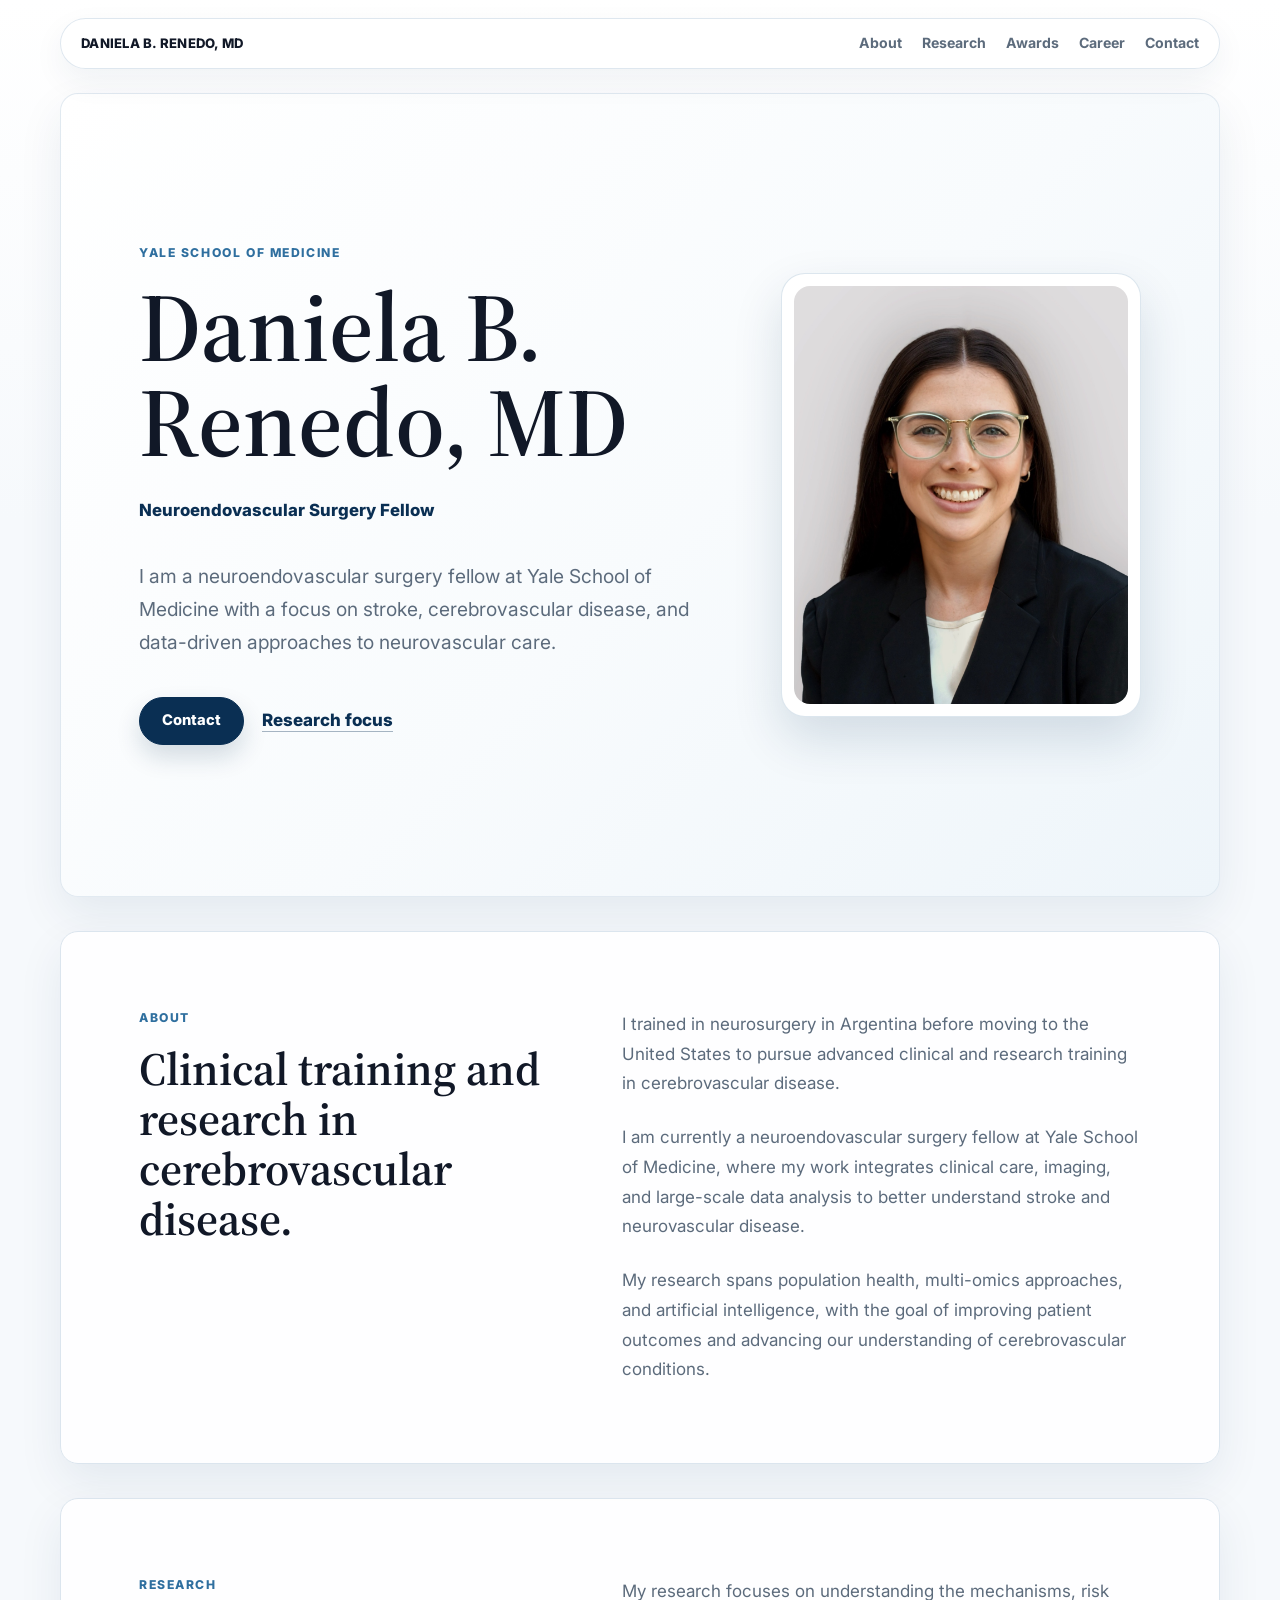
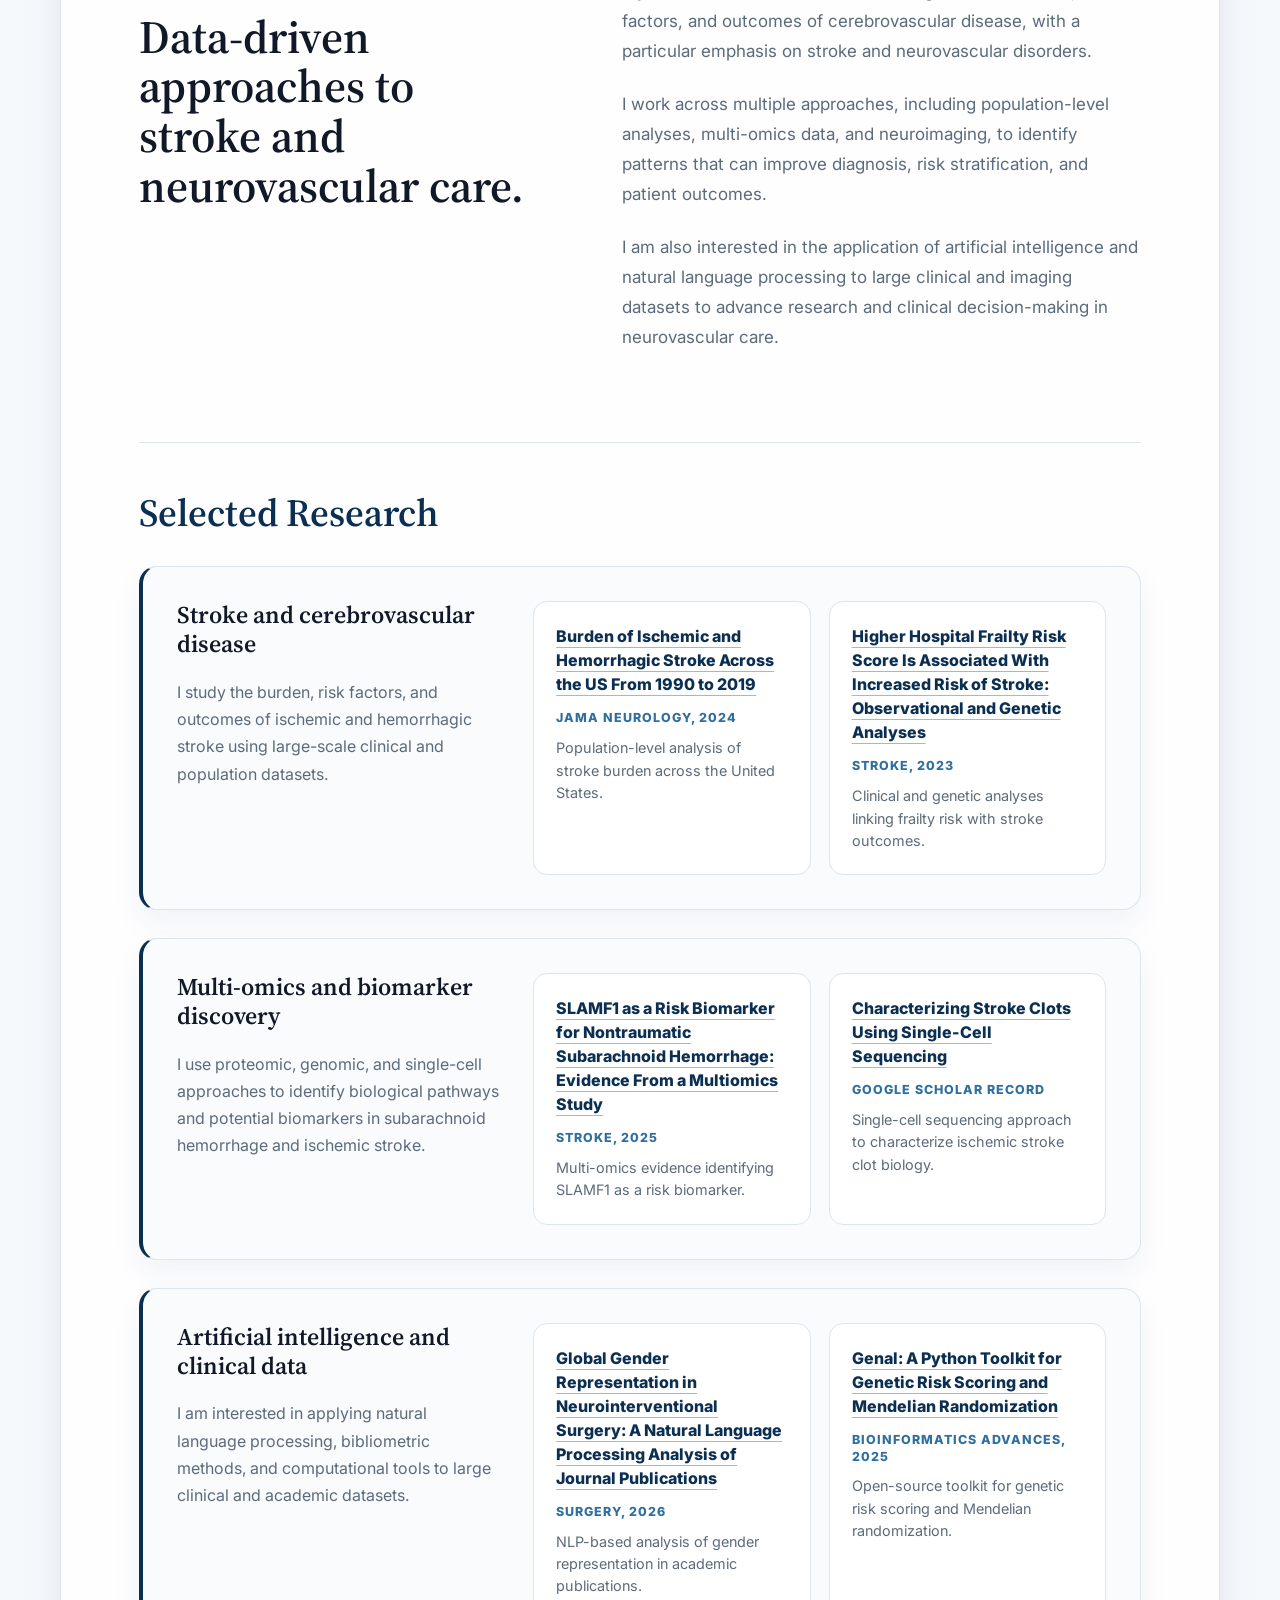
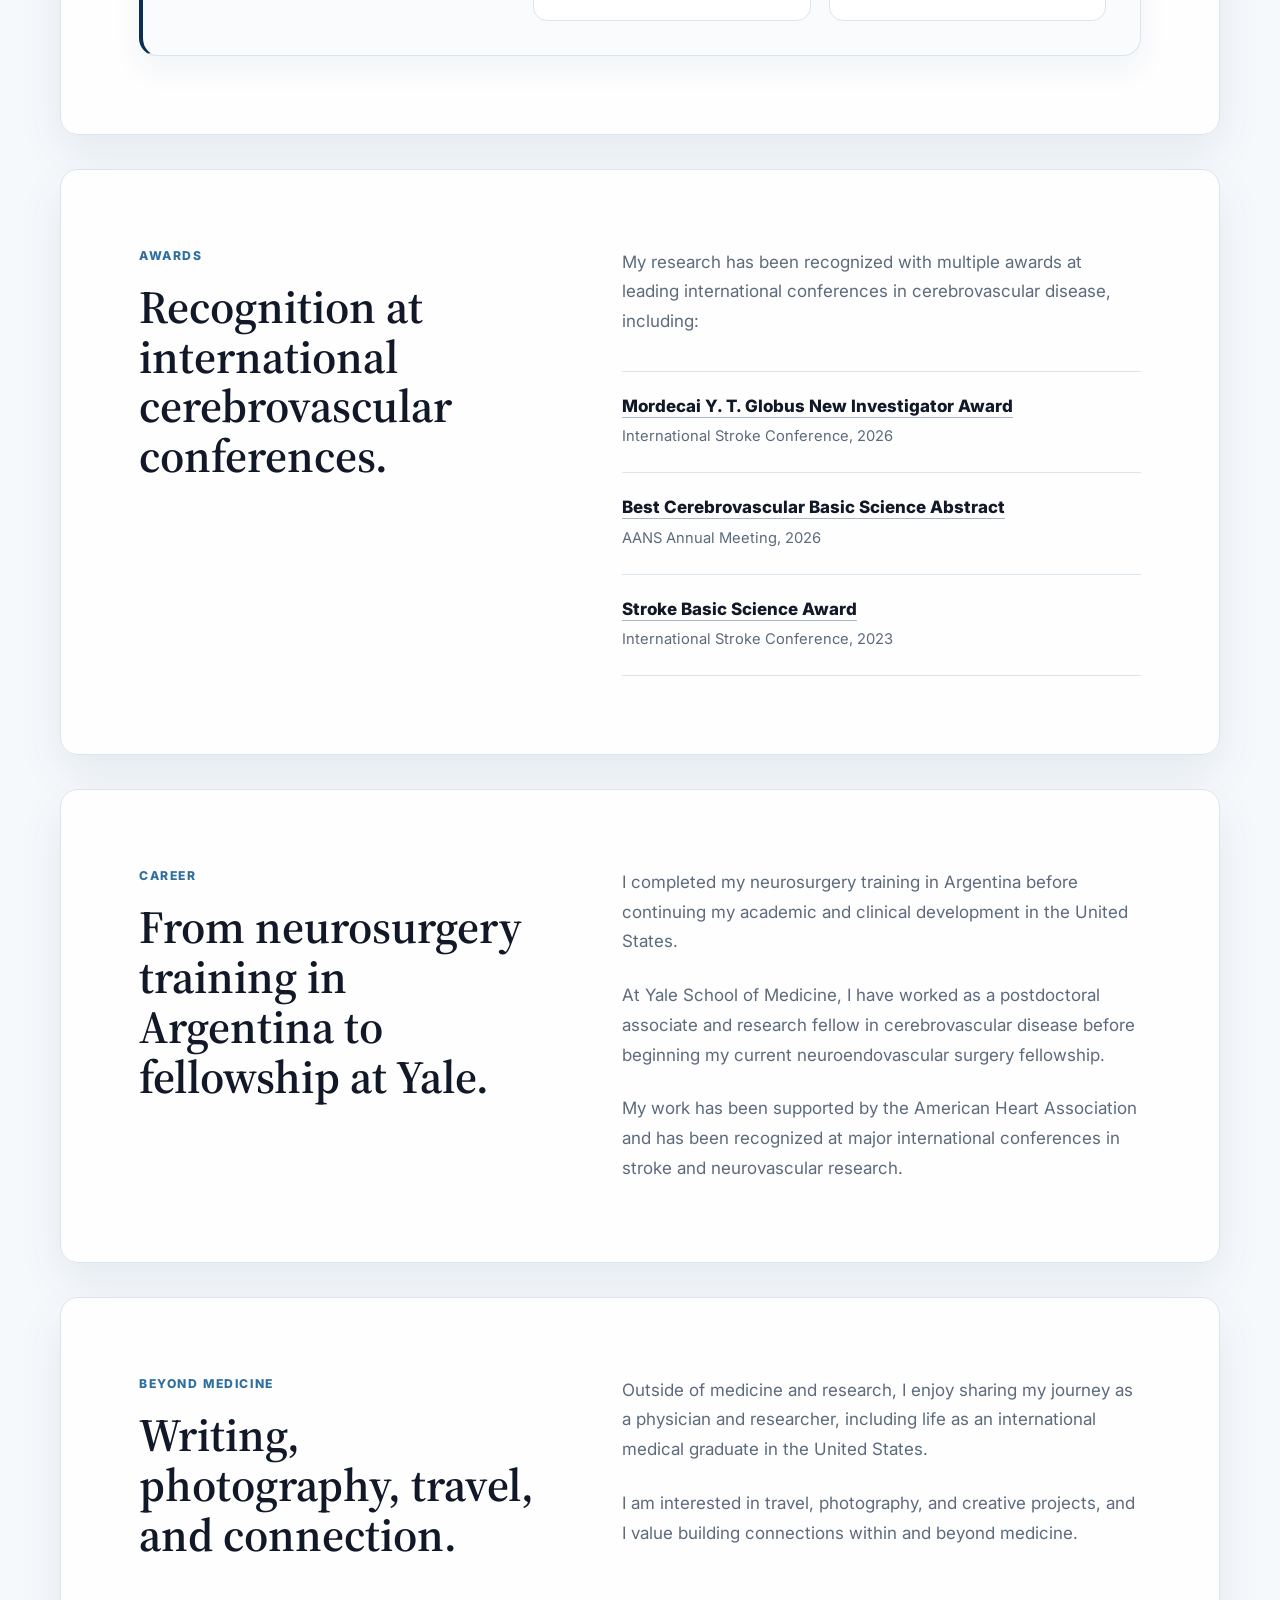
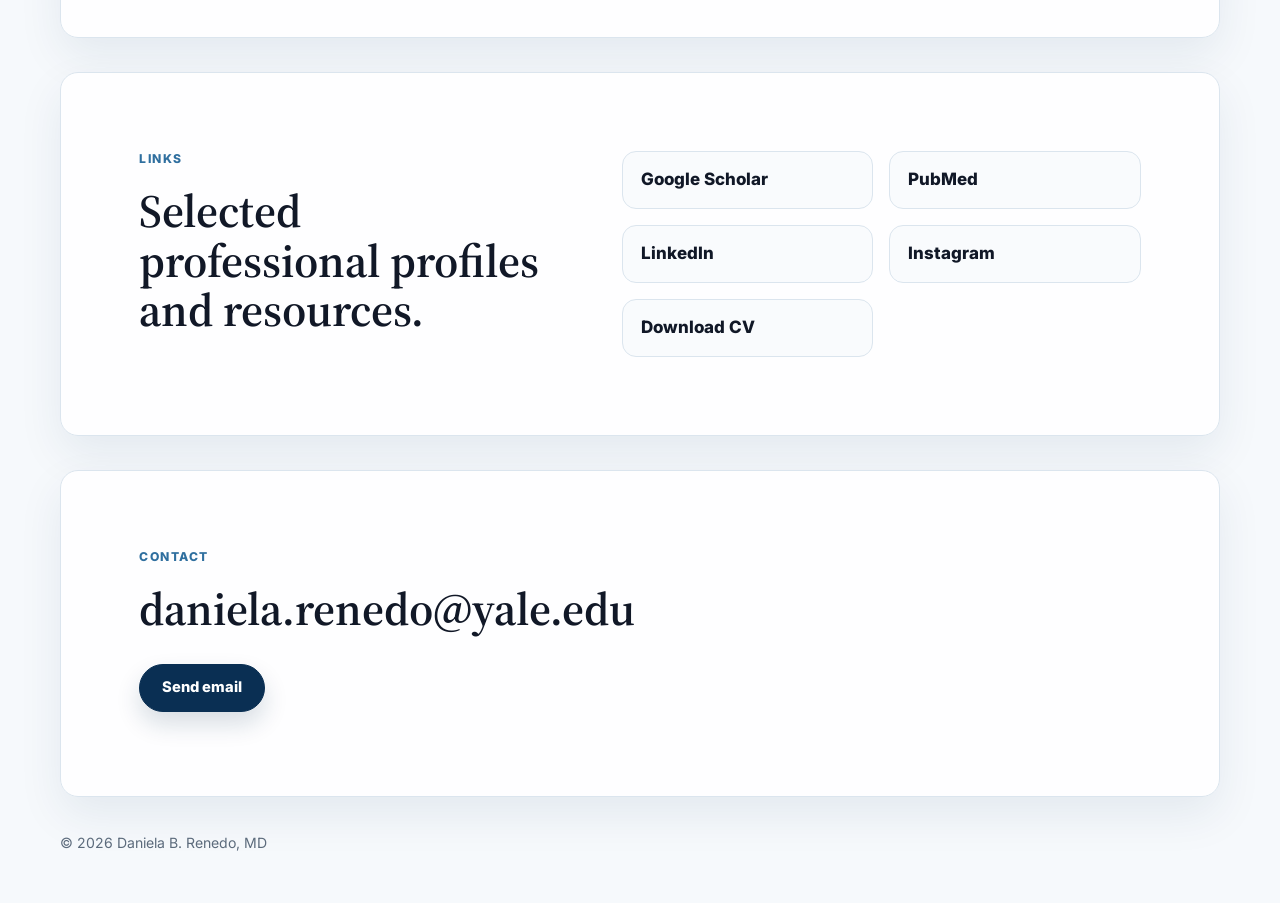
<file: index.html>
<!doctype html>
<html lang="en">
  <head>
    <meta charset="utf-8">
    <meta name="viewport" content="width=device-width, initial-scale=1">
    <meta
      name="description"
      content="Daniela B. Renedo, MD — Neuroendovascular Surgery Fellow at Yale School of Medicine. Stroke, cerebrovascular disease, and data-driven neurovascular research."
    >
    <title>Daniela B. Renedo, MD | Neuroendovascular Surgery Fellow</title>
    <link rel="preconnect" href="https://fonts.googleapis.com">
    <link rel="preconnect" href="https://fonts.gstatic.com" crossorigin>
    <link
      href="https://fonts.googleapis.com/css2?family=Inter:wght@400;500;600;700&family=Source+Serif+4:opsz,wght@8..60,500;8..60,600&display=swap"
      rel="stylesheet"
    >
    <link rel="stylesheet" href="styles.css">
    <script type="application/ld+json">
      {
        "@context": "https://schema.org",
        "@type": "Person",
        "name": "Daniela B. Renedo",
        "jobTitle": "Neuroendovascular Surgery Fellow",
        "affiliation": "Yale School of Medicine",
        "url": "https://danielarenedo.com"
      }
    </script>
  </head>
  <body>
    <header class="site-header">
      <a class="brand" href="#home">Daniela B. Renedo, MD</a>
      <nav class="nav" aria-label="Primary navigation">
        <a href="#about">About</a>
        <a href="#research">Research</a>
        <a href="#awards">Awards</a>
        <a href="#career">Career</a>
        <a href="#contact">Contact</a>
      </nav>
    </header>

    <main>
      <section id="home" class="hero section">
        <div class="hero-copy">
          <p class="eyebrow">Yale School of Medicine</p>
          <h1>Daniela B. Renedo, MD</h1>
          <p class="role">Neuroendovascular Surgery Fellow</p>
          <p class="intro">
            I am a neuroendovascular surgery fellow at Yale School of Medicine with a focus on stroke,
            cerebrovascular disease, and data-driven approaches to neurovascular care.
          </p>
          <div class="hero-actions" aria-label="Key links">
            <a class="button" href="mailto:daniela.renedo@yale.edu">Contact</a>
            <a class="text-link" href="#research">Research focus</a>
          </div>
        </div>
        <figure class="portrait-wrap">
          <img
            src="profile.jpg"
            alt="Professional portrait of Daniela B. Renedo"
            class="portrait"
          >
        </figure>
      </section>

      <section id="about" class="section two-column">
        <div>
          <p class="section-kicker">About</p>
          <h2>Clinical training and research in cerebrovascular disease.</h2>
        </div>
        <div class="prose">
          <p>
            I trained in neurosurgery in Argentina before moving to the United States to pursue
            advanced clinical and research training in cerebrovascular disease.
          </p>
          <p>
            I am currently a neuroendovascular surgery fellow at Yale School of Medicine, where my
            work integrates clinical care, imaging, and large-scale data analysis to better understand
            stroke and neurovascular disease.
          </p>
          <p>
            My research spans population health, multi-omics approaches, and artificial intelligence,
            with the goal of improving patient outcomes and advancing our understanding of
            cerebrovascular conditions.
          </p>
        </div>
      </section>

      <section id="research" class="section two-column">
        <div>
          <p class="section-kicker">Research</p>
          <h2>Data-driven approaches to stroke and neurovascular care.</h2>
        </div>
        <div class="prose">
          <p>
            My research focuses on understanding the mechanisms, risk factors, and outcomes of
            cerebrovascular disease, with a particular emphasis on stroke and neurovascular disorders.
          </p>
          <p>
            I work across multiple approaches, including population-level analyses, multi-omics data,
            and neuroimaging, to identify patterns that can improve diagnosis, risk stratification,
            and patient outcomes.
          </p>
          <p>
            I am also interested in the application of artificial intelligence and natural language
            processing to large clinical and imaging datasets to advance research and clinical
            decision-making in neurovascular care.
          </p>
        </div>
        <div class="selected-research">
          <h3>Selected Research</h3>
          <div class="research-themes">
            <article class="research-card">
              <div class="research-card-header">
                <h4>Stroke and cerebrovascular disease</h4>
                <p>
                  I study the burden, risk factors, and outcomes of ischemic and hemorrhagic stroke
                  using large-scale clinical and population datasets.
                </p>
              </div>
              <div class="publication-grid">
                <article class="publication-card">
                  <a href="https://jamanetwork.com/journals/jamaneurology/fullarticle/2815830">
                    Burden of Ischemic and Hemorrhagic Stroke Across the US From 1990 to 2019
                  </a>
                  <p class="publication-meta">JAMA Neurology, 2024</p>
                  <p class="publication-note">Population-level analysis of stroke burden across the United States.</p>
                </article>
                <article class="publication-card">
                  <a href="https://www.ahajournals.org/doi/full/10.1161/STROKEAHA.122.041891">
                    Higher Hospital Frailty Risk Score Is Associated With Increased Risk of Stroke:
                    Observational and Genetic Analyses
                  </a>
                  <p class="publication-meta">Stroke, 2023</p>
                  <p class="publication-note">Clinical and genetic analyses linking frailty risk with stroke outcomes.</p>
                </article>
              </div>
            </article>

            <article class="research-card">
              <div class="research-card-header">
                <h4>Multi-omics and biomarker discovery</h4>
                <p>
                  I use proteomic, genomic, and single-cell approaches to identify biological pathways
                  and potential biomarkers in subarachnoid hemorrhage and ischemic stroke.
                </p>
              </div>
              <div class="publication-grid">
                <article class="publication-card">
                  <a href="https://www.ahajournals.org/doi/10.1161/STROKEAHA.125.052604">
                    SLAMF1 as a Risk Biomarker for Nontraumatic Subarachnoid Hemorrhage: Evidence
                    From a Multiomics Study
                  </a>
                  <p class="publication-meta">Stroke, 2025</p>
                  <p class="publication-note">Multi-omics evidence identifying SLAMF1 as a risk biomarker.</p>
                </article>
                <article class="publication-card">
                  <a href="https://scholar.google.com/citations?view_op=view_citation&hl=es&user=30HICWsAAAAJ&sortby=pubdate&citation_for_view=30HICWsAAAAJ:zA6iFVUQeVQC">
                    Characterizing Stroke Clots Using Single-Cell Sequencing
                  </a>
                  <p class="publication-meta">Google Scholar record</p>
                  <p class="publication-note">Single-cell sequencing approach to characterize ischemic stroke clot biology.</p>
                </article>
              </div>
            </article>

            <article class="research-card">
              <div class="research-card-header">
                <h4>Artificial intelligence and clinical data</h4>
                <p>
                  I am interested in applying natural language processing, bibliometric methods, and
                  computational tools to large clinical and academic datasets.
                </p>
              </div>
              <div class="publication-grid">
                <article class="publication-card">
                  <a href="https://www.sciencedirect.com/science/article/pii/S0039606026000668">
                    Global Gender Representation in Neurointerventional Surgery: A Natural Language
                    Processing Analysis of Journal Publications
                  </a>
                  <p class="publication-meta">Surgery, 2026</p>
                  <p class="publication-note">NLP-based analysis of gender representation in academic publications.</p>
                </article>
                <article class="publication-card">
                  <a href="https://academic.oup.com/bioinformaticsadvances/article/5/1/vbae207/7932119?guestAccessKey=">
                    Genal: A Python Toolkit for Genetic Risk Scoring and Mendelian Randomization
                  </a>
                  <p class="publication-meta">Bioinformatics Advances, 2025</p>
                  <p class="publication-note">Open-source toolkit for genetic risk scoring and Mendelian randomization.</p>
                </article>
              </div>
            </article>
          </div>
        </div>
      </section>

      <section id="awards" class="section two-column">
        <div>
          <p class="section-kicker">Awards</p>
          <h2>Recognition at international cerebrovascular conferences.</h2>
        </div>
        <div class="prose">
          <p>
            My research has been recognized with multiple awards at leading international conferences
            in cerebrovascular disease, including:
          </p>
          <ul class="award-list">
            <li>
              <a href="https://newsroom.heart.org/news/top-recognition-awarded-to-11-stroke-researchers-for-science-brain-health-contributions">
                Mordecai Y. T. Globus New Investigator Award
              </a>
              <small>International Stroke Conference, 2026</small>
            </li>
            <li>
              <a href="https://www.instagram.com/p/DWl7Cl6lOON/">
                Best Cerebrovascular Basic Science Abstract
              </a>
              <small>AANS Annual Meeting, 2026</small>
            </li>
            <li>
              <a href="https://isc.hub.heart.org/isc-23/article/22697611/awardees-honored-at-isc23">
                Stroke Basic Science Award
              </a>
              <small>International Stroke Conference, 2023</small>
            </li>
          </ul>
        </div>
      </section>

      <section id="career" class="section two-column">
        <div>
          <p class="section-kicker">Career</p>
          <h2>From neurosurgery training in Argentina to fellowship at Yale.</h2>
        </div>
        <div class="prose">
          <p>
            I completed my neurosurgery training in Argentina before continuing my academic and
            clinical development in the United States.
          </p>
          <p>
            At Yale School of Medicine, I have worked as a postdoctoral associate and research fellow
            in cerebrovascular disease before beginning my current neuroendovascular surgery
            fellowship.
          </p>
          <p>
            My work has been supported by the American Heart Association and has been recognized at
            major international conferences in stroke and neurovascular research.
          </p>
        </div>
      </section>

      <section id="beyond-medicine" class="section two-column">
        <div>
          <p class="section-kicker">Beyond Medicine</p>
          <h2>Writing, photography, travel, and connection.</h2>
        </div>
        <div class="prose">
          <p>
            Outside of medicine and research, I enjoy sharing my journey as a physician and
            researcher, including life as an international medical graduate in the United States.
          </p>
          <p>
            I am interested in travel, photography, and creative projects, and I value building
            connections within and beyond medicine.
          </p>
        </div>
      </section>

      <section id="links" class="section two-column">
        <div>
          <p class="section-kicker">Links</p>
          <h2>Selected professional profiles and resources.</h2>
        </div>
        <div class="link-grid" aria-label="Professional links">
          <a href="https://scholar.google.com/citations?user=30HICWsAAAAJ&hl=es">Google Scholar</a>
          <a href="https://pubmed.ncbi.nlm.nih.gov/?term=daniela+renedo">PubMed</a>
          <a href="https://www.linkedin.com/in/daniela-renedo-10b565b8/?locale=en">LinkedIn</a>
          <a href="https://www.instagram.com/daniela.renedo.md/">Instagram</a>
          <a href="https://drive.google.com/file/d/19xkLLaeNyouWNWes8C21FY2hJ4Wbw3FZ/view?usp=drive_link">Download CV</a>
        </div>
      </section>

      <section id="contact" class="section contact-section">
        <p class="section-kicker">Contact</p>
        <h2>daniela.renedo@yale.edu</h2>
        <a class="button" href="mailto:daniela.renedo@yale.edu">Send email</a>
      </section>
    </main>

    <footer class="site-footer">
      <p>&copy; 2026 Daniela B. Renedo, MD</p>
    </footer>
  </body>
</html>
</file>
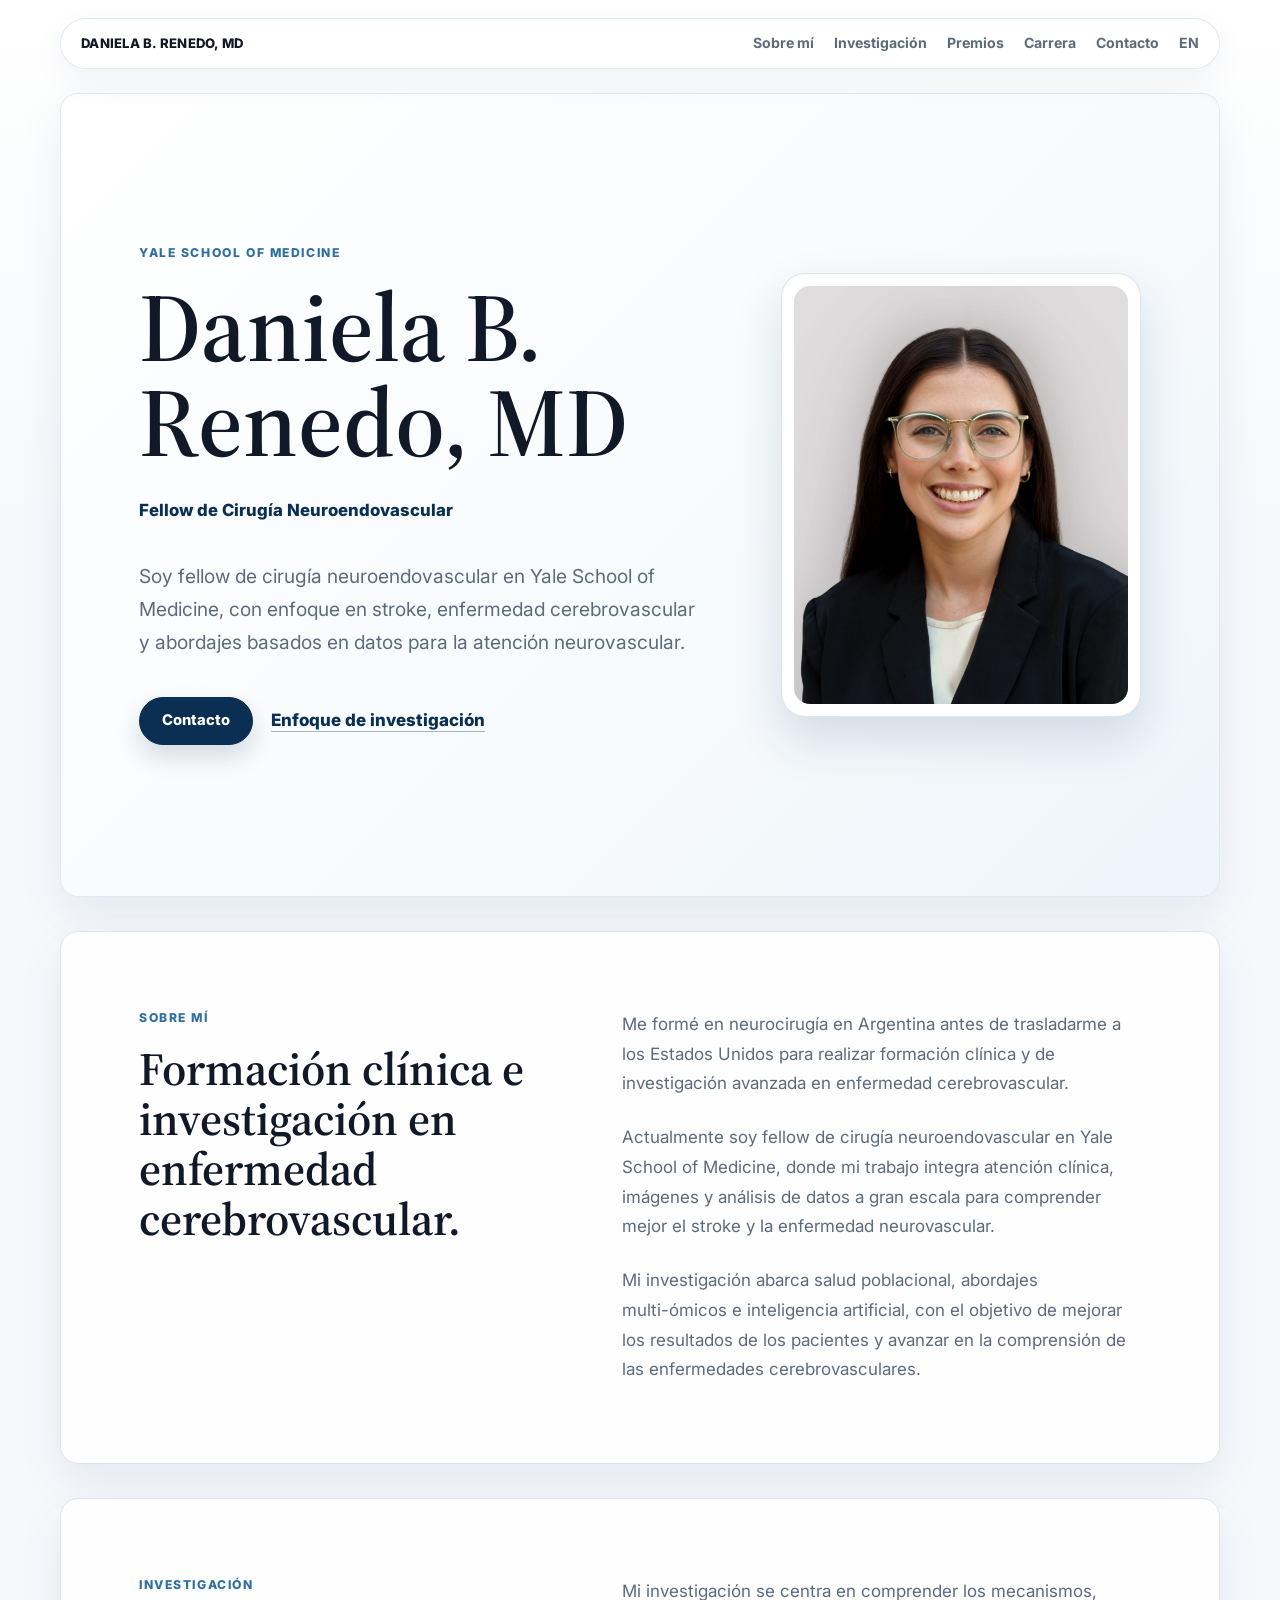
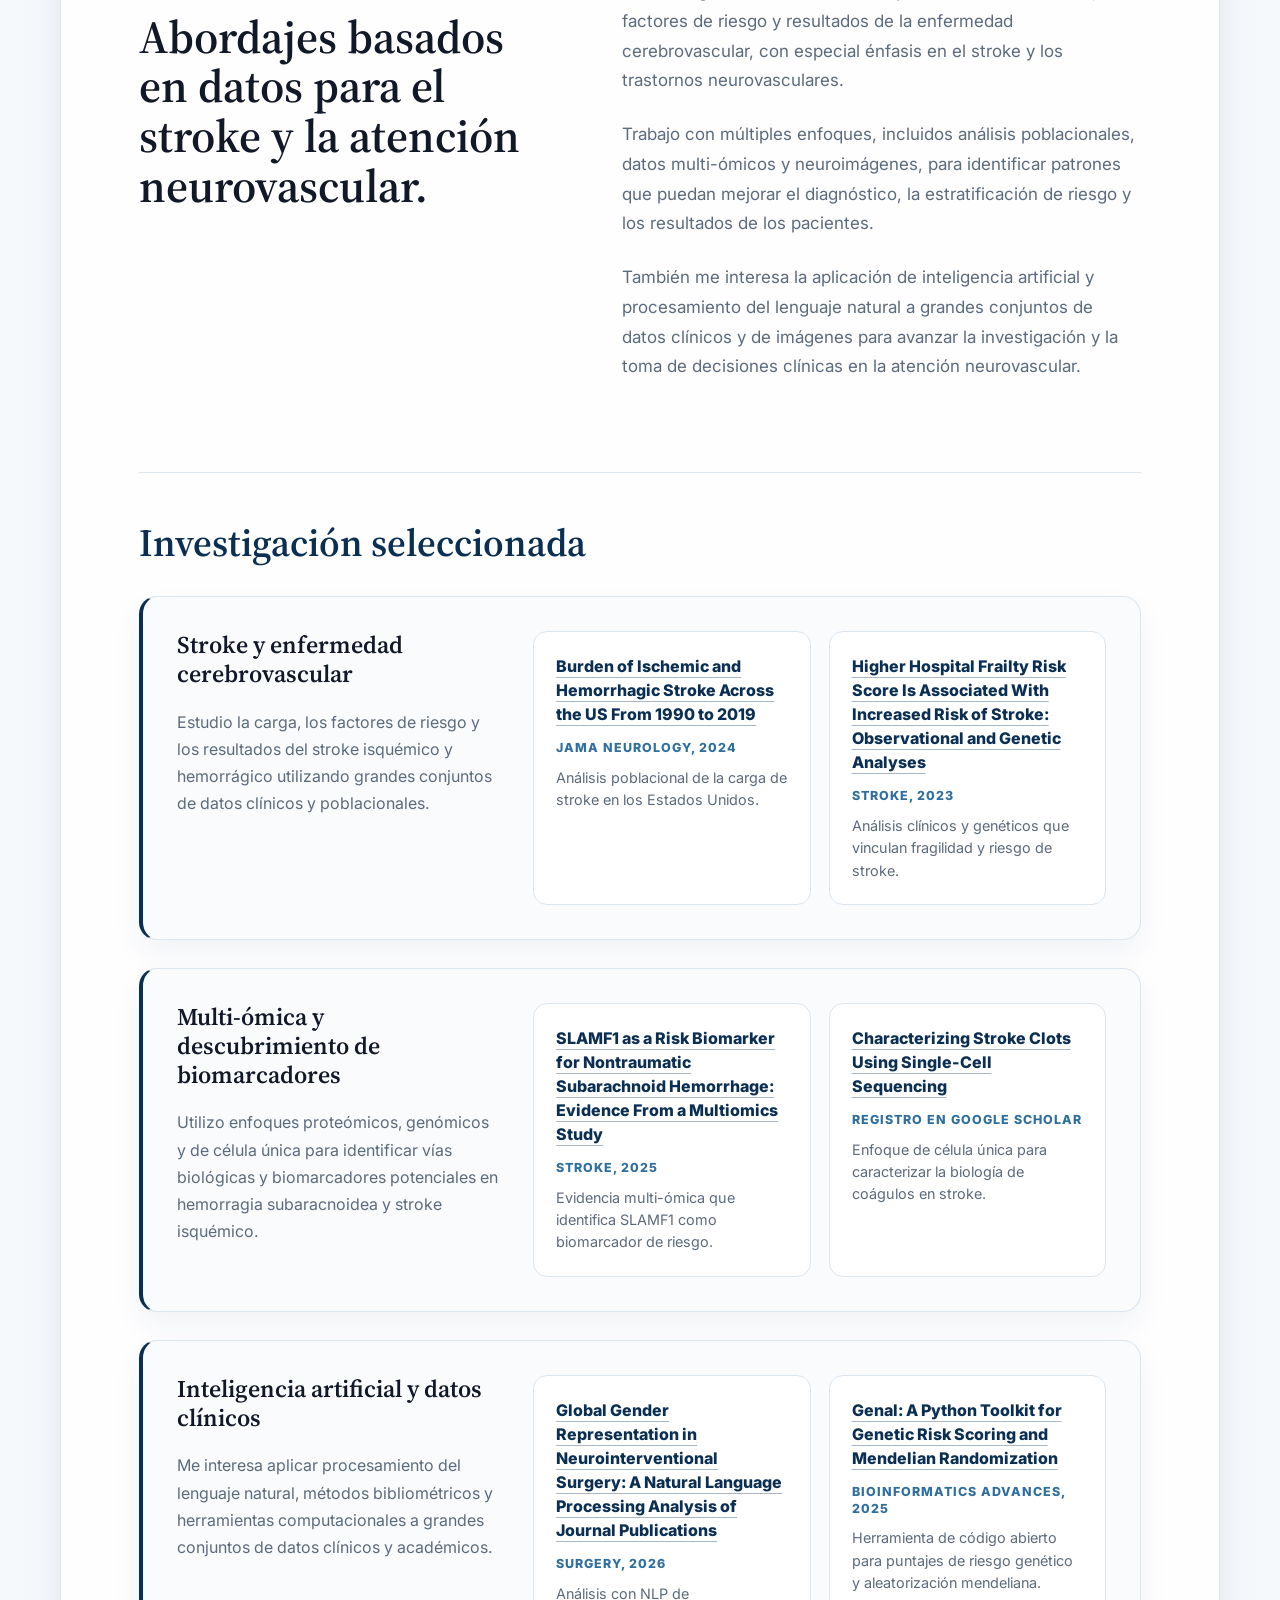
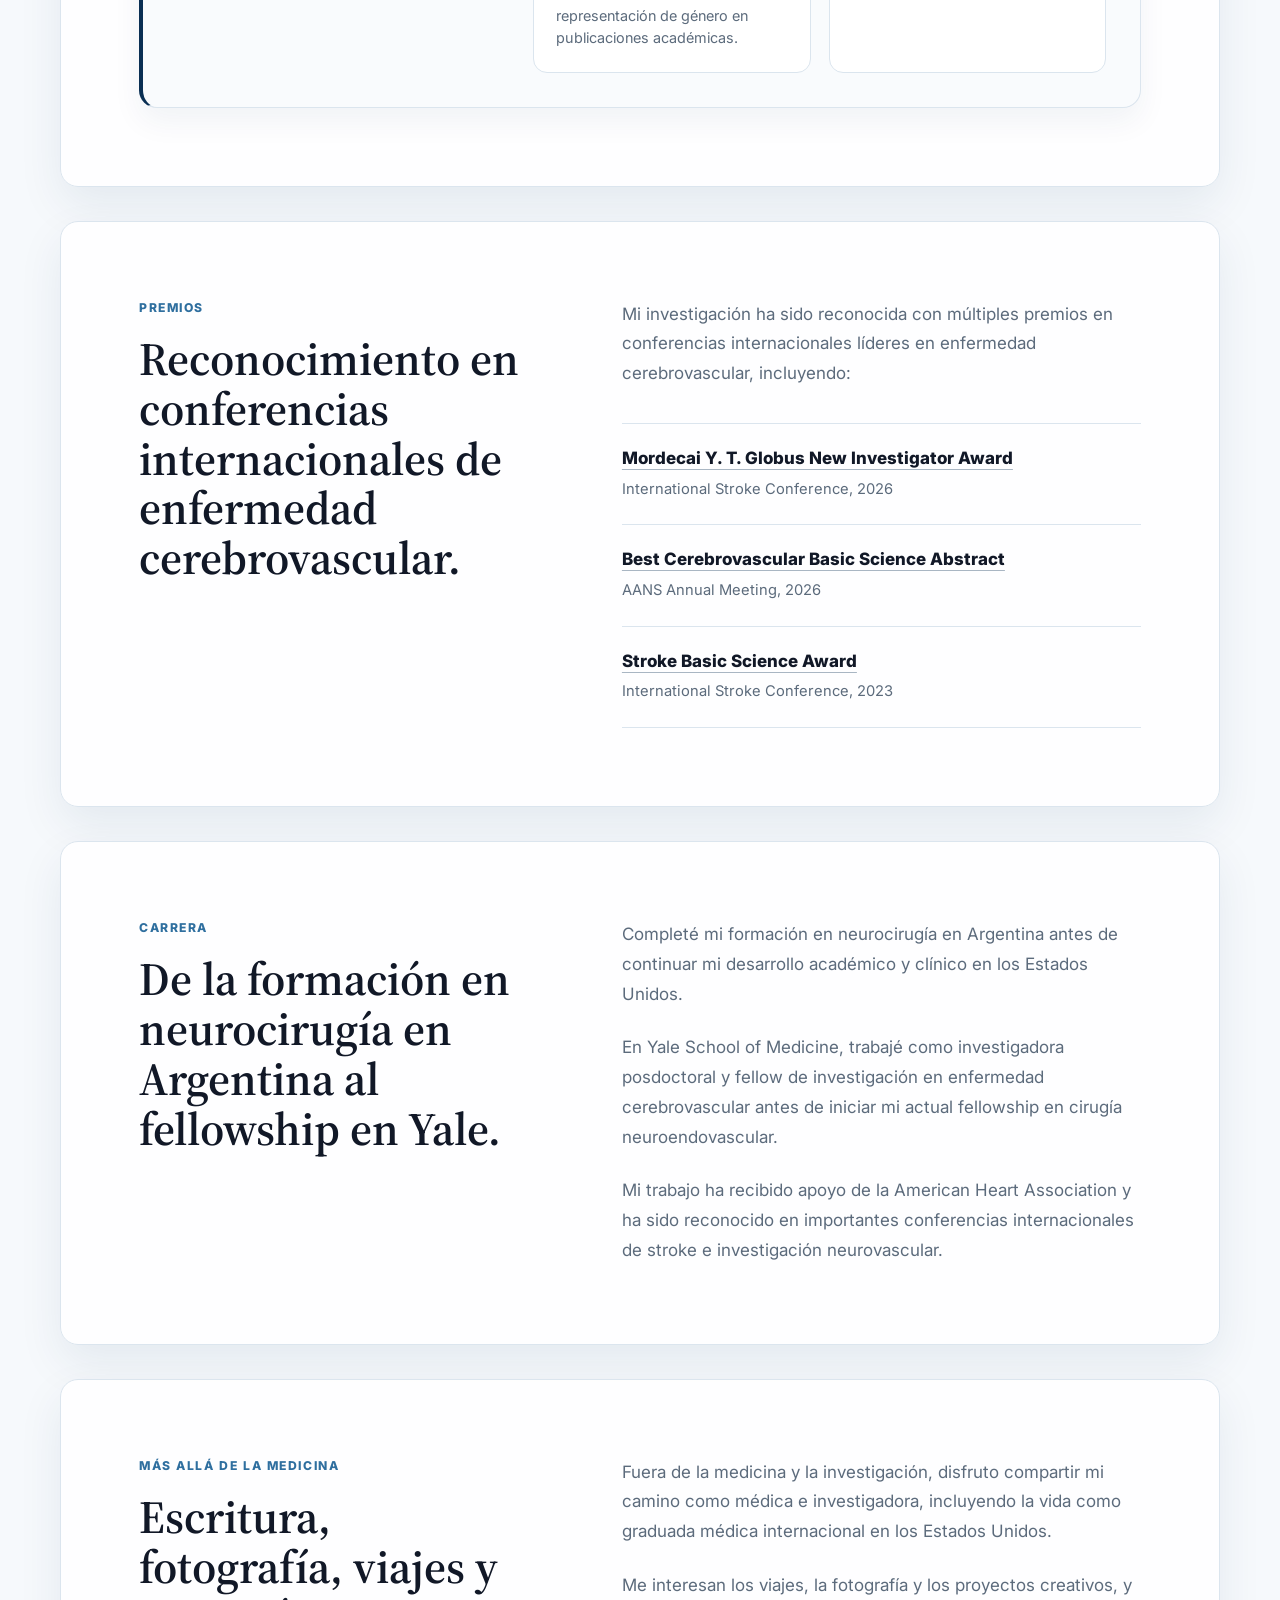
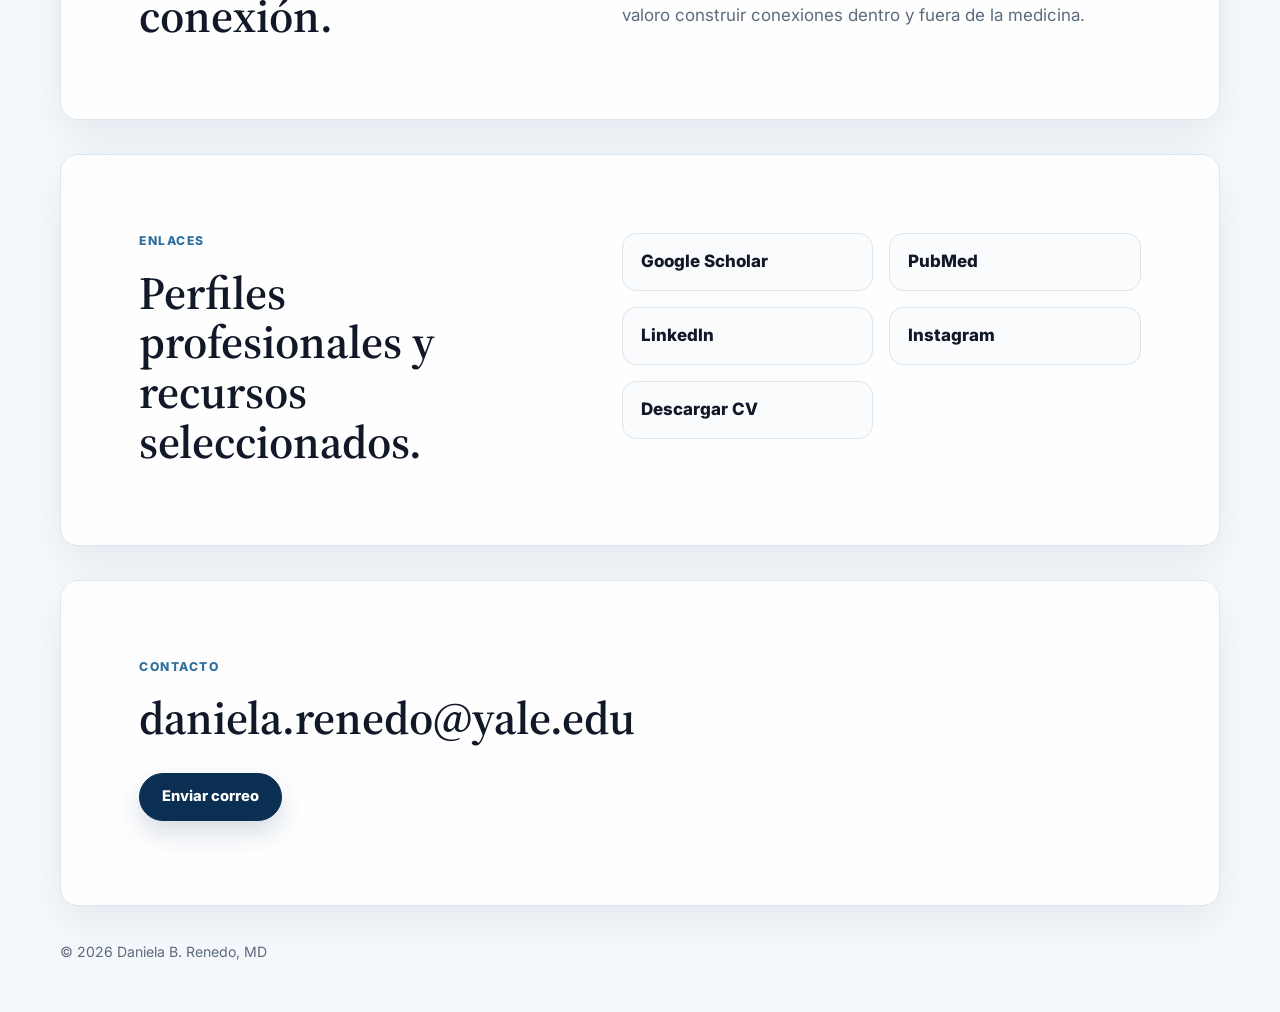
<file: es.html>
<!doctype html>
<html lang="es">
  <head>
    <meta charset="utf-8">
    <meta name="viewport" content="width=device-width, initial-scale=1">
    <meta
      name="description"
      content="Daniela B. Renedo, MD — Fellow de Cirugía Neuroendovascular en Yale School of Medicine. Investigación en stroke, enfermedad cerebrovascular y neurovascular basada en datos."
    >
    <title>Daniela B. Renedo, MD | Fellow de Cirugía Neuroendovascular</title>
    <link rel="preconnect" href="https://fonts.googleapis.com">
    <link rel="preconnect" href="https://fonts.gstatic.com" crossorigin>
    <link
      href="https://fonts.googleapis.com/css2?family=Inter:wght@400;500;600;700&family=Source+Serif+4:opsz,wght@8..60,500;8..60,600&display=swap"
      rel="stylesheet"
    >
    <link rel="stylesheet" href="styles.css">
    <script type="application/ld+json">
      {
        "@context": "https://schema.org",
        "@type": "Person",
        "name": "Daniela B. Renedo",
        "jobTitle": "Neuroendovascular Surgery Fellow",
        "affiliation": "Yale School of Medicine",
        "url": "https://danielarenedo.com"
      }
    </script>
  </head>
  <body>
    <header class="site-header">
      <a class="brand" href="#home">Daniela B. Renedo, MD</a>
      <nav class="nav" aria-label="Navegación principal">
        <a href="#about">Sobre mí</a>
        <a href="#research">Investigación</a>
        <a href="#awards">Premios</a>
        <a href="#career">Carrera</a>
        <a href="#contact">Contacto</a>
        <a href="index.html">EN</a>
      </nav>
    </header>

    <main>
      <section id="home" class="hero section">
        <div class="hero-copy">
          <p class="eyebrow">Yale School of Medicine</p>
          <h1>Daniela B. Renedo, MD</h1>
          <p class="role">Fellow de Cirugía Neuroendovascular</p>
          <p class="intro">
            Soy fellow de cirugía neuroendovascular en Yale School of Medicine, con enfoque en stroke,
            enfermedad cerebrovascular y abordajes basados en datos para la atención neurovascular.
          </p>
          <div class="hero-actions" aria-label="Enlaces principales">
            <a class="button" href="mailto:daniela.renedo@yale.edu">Contacto</a>
            <a class="text-link" href="#research">Enfoque de investigación</a>
          </div>
        </div>
        <figure class="portrait-wrap">
          <img
            src="profile.jpg"
            alt="Retrato profesional de Daniela B. Renedo"
            class="portrait"
          >
        </figure>
      </section>

      <section id="about" class="section two-column">
        <div>
          <p class="section-kicker">Sobre mí</p>
          <h2>Formación clínica e investigación en enfermedad cerebrovascular.</h2>
        </div>
        <div class="prose">
          <p>
            Me formé en neurocirugía en Argentina antes de trasladarme a los Estados Unidos para
            realizar formación clínica y de investigación avanzada en enfermedad cerebrovascular.
          </p>
          <p>
            Actualmente soy fellow de cirugía neuroendovascular en Yale School of Medicine, donde mi
            trabajo integra atención clínica, imágenes y análisis de datos a gran escala para
            comprender mejor el stroke y la enfermedad neurovascular.
          </p>
          <p>
            Mi investigación abarca salud poblacional, abordajes multi-ómicos e inteligencia
            artificial, con el objetivo de mejorar los resultados de los pacientes y avanzar en la
            comprensión de las enfermedades cerebrovasculares.
          </p>
        </div>
      </section>

      <section id="research" class="section two-column">
        <div>
          <p class="section-kicker">Investigación</p>
          <h2>Abordajes basados en datos para el stroke y la atención neurovascular.</h2>
        </div>
        <div class="prose">
          <p>
            Mi investigación se centra en comprender los mecanismos, factores de riesgo y resultados
            de la enfermedad cerebrovascular, con especial énfasis en el stroke y los trastornos
            neurovasculares.
          </p>
          <p>
            Trabajo con múltiples enfoques, incluidos análisis poblacionales, datos multi-ómicos y
            neuroimágenes, para identificar patrones que puedan mejorar el diagnóstico, la
            estratificación de riesgo y los resultados de los pacientes.
          </p>
          <p>
            También me interesa la aplicación de inteligencia artificial y procesamiento del lenguaje
            natural a grandes conjuntos de datos clínicos y de imágenes para avanzar la investigación
            y la toma de decisiones clínicas en la atención neurovascular.
          </p>
        </div>
        <div class="selected-research">
          <h3>Investigación seleccionada</h3>
          <div class="research-themes">
            <article class="research-card">
              <div class="research-card-header">
                <h4>Stroke y enfermedad cerebrovascular</h4>
                <p>
                  Estudio la carga, los factores de riesgo y los resultados del stroke isquémico y
                  hemorrágico utilizando grandes conjuntos de datos clínicos y poblacionales.
                </p>
              </div>
              <div class="publication-grid">
                <article class="publication-card">
                  <a href="https://jamanetwork.com/journals/jamaneurology/fullarticle/2815830">
                    Burden of Ischemic and Hemorrhagic Stroke Across the US From 1990 to 2019
                  </a>
                  <p class="publication-meta">JAMA Neurology, 2024</p>
                  <p class="publication-note">Análisis poblacional de la carga de stroke en los Estados Unidos.</p>
                </article>
                <article class="publication-card">
                  <a href="https://www.ahajournals.org/doi/full/10.1161/STROKEAHA.122.041891">
                    Higher Hospital Frailty Risk Score Is Associated With Increased Risk of Stroke:
                    Observational and Genetic Analyses
                  </a>
                  <p class="publication-meta">Stroke, 2023</p>
                  <p class="publication-note">Análisis clínicos y genéticos que vinculan fragilidad y riesgo de stroke.</p>
                </article>
              </div>
            </article>

            <article class="research-card">
              <div class="research-card-header">
                <h4>Multi-ómica y descubrimiento de biomarcadores</h4>
                <p>
                  Utilizo enfoques proteómicos, genómicos y de célula única para identificar vías
                  biológicas y biomarcadores potenciales en hemorragia subaracnoidea y stroke
                  isquémico.
                </p>
              </div>
              <div class="publication-grid">
                <article class="publication-card">
                  <a href="https://www.ahajournals.org/doi/10.1161/STROKEAHA.125.052604">
                    SLAMF1 as a Risk Biomarker for Nontraumatic Subarachnoid Hemorrhage: Evidence
                    From a Multiomics Study
                  </a>
                  <p class="publication-meta">Stroke, 2025</p>
                  <p class="publication-note">Evidencia multi-ómica que identifica SLAMF1 como biomarcador de riesgo.</p>
                </article>
                <article class="publication-card">
                  <a href="https://scholar.google.com/citations?view_op=view_citation&hl=es&user=30HICWsAAAAJ&sortby=pubdate&citation_for_view=30HICWsAAAAJ:zA6iFVUQeVQC">
                    Characterizing Stroke Clots Using Single-Cell Sequencing
                  </a>
                  <p class="publication-meta">Registro en Google Scholar</p>
                  <p class="publication-note">Enfoque de célula única para caracterizar la biología de coágulos en stroke.</p>
                </article>
              </div>
            </article>

            <article class="research-card">
              <div class="research-card-header">
                <h4>Inteligencia artificial y datos clínicos</h4>
                <p>
                  Me interesa aplicar procesamiento del lenguaje natural, métodos bibliométricos y
                  herramientas computacionales a grandes conjuntos de datos clínicos y académicos.
                </p>
              </div>
              <div class="publication-grid">
                <article class="publication-card">
                  <a href="https://www.sciencedirect.com/science/article/pii/S0039606026000668">
                    Global Gender Representation in Neurointerventional Surgery: A Natural Language
                    Processing Analysis of Journal Publications
                  </a>
                  <p class="publication-meta">Surgery, 2026</p>
                  <p class="publication-note">Análisis con NLP de representación de género en publicaciones académicas.</p>
                </article>
                <article class="publication-card">
                  <a href="https://academic.oup.com/bioinformaticsadvances/article/5/1/vbae207/7932119?guestAccessKey=">
                    Genal: A Python Toolkit for Genetic Risk Scoring and Mendelian Randomization
                  </a>
                  <p class="publication-meta">Bioinformatics Advances, 2025</p>
                  <p class="publication-note">Herramienta de código abierto para puntajes de riesgo genético y aleatorización mendeliana.</p>
                </article>
              </div>
            </article>
          </div>
        </div>
      </section>

      <section id="awards" class="section two-column">
        <div>
          <p class="section-kicker">Premios</p>
          <h2>Reconocimiento en conferencias internacionales de enfermedad cerebrovascular.</h2>
        </div>
        <div class="prose">
          <p>
            Mi investigación ha sido reconocida con múltiples premios en conferencias internacionales
            líderes en enfermedad cerebrovascular, incluyendo:
          </p>
          <ul class="award-list">
            <li>
              <a href="https://newsroom.heart.org/news/top-recognition-awarded-to-11-stroke-researchers-for-science-brain-health-contributions">
                Mordecai Y. T. Globus New Investigator Award
              </a>
              <small>International Stroke Conference, 2026</small>
            </li>
            <li>
              <a href="https://www.instagram.com/p/DWl7Cl6lOON/">
                Best Cerebrovascular Basic Science Abstract
              </a>
              <small>AANS Annual Meeting, 2026</small>
            </li>
            <li>
              <a href="https://isc.hub.heart.org/isc-23/article/22697611/awardees-honored-at-isc23">
                Stroke Basic Science Award
              </a>
              <small>International Stroke Conference, 2023</small>
            </li>
          </ul>
        </div>
      </section>

      <section id="career" class="section two-column">
        <div>
          <p class="section-kicker">Carrera</p>
          <h2>De la formación en neurocirugía en Argentina al fellowship en Yale.</h2>
        </div>
        <div class="prose">
          <p>
            Completé mi formación en neurocirugía en Argentina antes de continuar mi desarrollo
            académico y clínico en los Estados Unidos.
          </p>
          <p>
            En Yale School of Medicine, trabajé como investigadora posdoctoral y fellow de
            investigación en enfermedad cerebrovascular antes de iniciar mi actual fellowship en cirugía
            neuroendovascular.
          </p>
          <p>
            Mi trabajo ha recibido apoyo de la American Heart Association y ha sido reconocido en
            importantes conferencias internacionales de stroke e investigación neurovascular.
          </p>
        </div>
      </section>

      <section id="beyond-medicine" class="section two-column">
        <div>
          <p class="section-kicker">Más allá de la medicina</p>
          <h2>Escritura, fotografía, viajes y conexión.</h2>
        </div>
        <div class="prose">
          <p>
            Fuera de la medicina y la investigación, disfruto compartir mi camino como médica e
            investigadora, incluyendo la vida como graduada médica internacional en los Estados
            Unidos.
          </p>
          <p>
            Me interesan los viajes, la fotografía y los proyectos creativos, y valoro construir
            conexiones dentro y fuera de la medicina.
          </p>
        </div>
      </section>

      <section id="links" class="section two-column">
        <div>
          <p class="section-kicker">Enlaces</p>
          <h2>Perfiles profesionales y recursos seleccionados.</h2>
        </div>
        <div class="link-grid" aria-label="Enlaces profesionales">
          <a href="https://scholar.google.com/citations?user=30HICWsAAAAJ&hl=es">Google Scholar</a>
          <a href="https://pubmed.ncbi.nlm.nih.gov/?term=daniela+renedo">PubMed</a>
          <a href="https://www.linkedin.com/in/daniela-renedo-10b565b8/?locale=en">LinkedIn</a>
          <a href="https://www.instagram.com/daniela.renedo.md/">Instagram</a>
          <a href="https://drive.google.com/file/d/19xkLLaeNyouWNWes8C21FY2hJ4Wbw3FZ/view?usp=drive_link">Descargar CV</a>
        </div>
      </section>

      <section id="contact" class="section contact-section">
        <p class="section-kicker">Contacto</p>
        <h2>daniela.renedo@yale.edu</h2>
        <a class="button" href="mailto:daniela.renedo@yale.edu">Enviar correo</a>
      </section>
    </main>

    <footer class="site-footer">
      <p>&copy; 2026 Daniela B. Renedo, MD</p>
    </footer>
  </body>
</html>
</file>
<file: styles.css>
:root {
  --bg: #f6f9fc;
  --surface: #ffffff;
  --surface-soft: #f9fbfd;
  --ink: #111827;
  --muted: #5c6b7c;
  --navy: #0a2f53;
  --blue: #2f6f9f;
  --line: #dbe5ee;
  --shadow: 0 18px 45px rgba(10, 47, 83, 0.08);
  --radius: 18px;
  --max-width: 1160px;
}

* {
  box-sizing: border-box;
}

body {
  margin: 0;
  background:
    linear-gradient(180deg, #ffffff 0, var(--bg) 520px),
    var(--bg);
  color: var(--ink);
  font-family: "Inter", Arial, sans-serif;
  font-size: 17px;
  line-height: 1.75;
}

a {
  color: var(--navy);
  text-decoration-color: rgba(10, 47, 83, 0.35);
  text-decoration-thickness: 1px;
  text-underline-offset: 5px;
}

a:hover,
a:focus-visible {
  color: var(--blue);
  text-decoration-color: currentColor;
}

.site-header {
  position: sticky;
  top: 0;
  z-index: 10;
  width: min(100% - 44px, var(--max-width));
  margin: 18px auto 0;
  padding: 16px 20px;
  display: flex;
  align-items: center;
  justify-content: space-between;
  gap: 28px;
  border: 1px solid rgba(219, 229, 238, 0.9);
  border-radius: 999px;
  background: rgba(255, 255, 255, 0.94);
  box-shadow: 0 12px 32px rgba(10, 47, 83, 0.06);
}

.brand {
  color: var(--ink);
  font-size: 0.82rem;
  font-weight: 800;
  letter-spacing: 0.02em;
  line-height: 1.2;
  text-decoration: none;
  text-transform: uppercase;
}

.nav {
  display: flex;
  flex-wrap: wrap;
  justify-content: flex-end;
  gap: 10px 20px;
  font-size: 0.88rem;
}

.nav a {
  color: var(--muted);
  font-weight: 700;
  line-height: 1.2;
  text-decoration: none;
}

.section {
  width: min(100% - 44px, var(--max-width));
  margin: 34px auto 0;
  padding: 78px;
  border: 1px solid var(--line);
  border-radius: var(--radius);
  background: rgba(255, 255, 255, 0.92);
  box-shadow: var(--shadow);
}

.hero {
  min-height: calc(100vh - 96px);
  display: grid;
  grid-template-columns: minmax(0, 1.08fr) minmax(300px, 0.72fr);
  align-items: center;
  gap: 72px;
  margin-top: 24px;
  padding-top: 72px;
  padding-bottom: 72px;
  border-color: rgba(219, 229, 238, 0.8);
  background:
    linear-gradient(135deg, #ffffff 0%, #f8fbfd 54%, #eef5fa 100%);
}

.hero-copy {
  max-width: 680px;
}

.eyebrow,
.section-kicker {
  margin: 0 0 18px;
  color: var(--blue);
  font-size: 0.76rem;
  font-weight: 800;
  letter-spacing: 0.13em;
  line-height: 1.35;
  text-transform: uppercase;
}

h1,
h2,
h3,
h4 {
  margin: 0;
  color: var(--ink);
  font-family: "Source Serif 4", Georgia, serif;
  font-weight: 600;
  letter-spacing: 0;
}

h1 {
  max-width: 760px;
  font-size: clamp(3.5rem, 7.6vw, 7.1rem);
  line-height: 0.98;
}

h2 {
  max-width: 500px;
  font-size: clamp(2rem, 3.6vw, 3.35rem);
  line-height: 1.08;
}

.role {
  margin: 26px 0 0;
  color: var(--navy);
  font-size: 1.05rem;
  font-weight: 800;
}

.intro {
  max-width: 630px;
  margin: 34px 0 0;
  color: var(--muted);
  font-size: 1.2rem;
  line-height: 1.72;
}

.hero-actions {
  display: flex;
  flex-wrap: wrap;
  align-items: center;
  gap: 18px;
  margin-top: 38px;
}

.button {
  display: inline-flex;
  min-height: 48px;
  align-items: center;
  justify-content: center;
  padding: 11px 22px;
  border: 1px solid var(--navy);
  border-radius: 999px;
  background: var(--navy);
  color: #ffffff;
  font-size: 0.92rem;
  font-weight: 800;
  line-height: 1.2;
  text-decoration: none;
  box-shadow: 0 12px 24px rgba(10, 47, 83, 0.16);
}

.button:hover,
.button:focus-visible {
  background: #082138;
  color: #ffffff;
}

.text-link {
  font-weight: 800;
}

.portrait-wrap {
  margin: 0;
  justify-self: end;
  width: min(100%, 360px);
  padding: 12px;
  border: 1px solid rgba(219, 229, 238, 0.95);
  border-radius: 24px;
  background: #ffffff;
  box-shadow: 0 22px 50px rgba(10, 47, 83, 0.14);
}

.portrait {
  display: block;
  width: 100%;
  aspect-ratio: 4 / 5;
  border-radius: 16px;
  object-fit: cover;
  object-position: center 24%;
}

.two-column {
  display: grid;
  grid-template-columns: minmax(240px, 0.78fr) minmax(0, 1fr);
  gap: 78px;
  align-items: start;
}

.prose {
  max-width: 700px;
}

.prose p {
  margin: 0;
  color: var(--muted);
}

.prose p + p {
  margin-top: 24px;
}

.selected-research {
  grid-column: 1 / -1;
  margin-top: 12px;
  padding-top: 48px;
  border-top: 1px solid var(--line);
}

.selected-research h3 {
  margin: 0 0 32px;
  color: var(--navy);
  font-size: clamp(1.95rem, 3vw, 2.65rem);
  line-height: 1.12;
}

.research-themes {
  display: grid;
  gap: 28px;
}

.research-card {
  display: grid;
  grid-template-columns: minmax(260px, 0.72fr) minmax(0, 1.28fr);
  gap: 34px;
  min-width: 0;
  padding: 34px;
  border: 1px solid var(--line);
  border-left: 4px solid var(--navy);
  border-radius: 18px;
  background: var(--surface-soft);
  box-shadow: 0 14px 30px rgba(10, 47, 83, 0.055);
}

.research-card h4 {
  color: var(--ink);
  font-size: 1.5rem;
  line-height: 1.2;
}

.research-card-header p {
  margin-top: 20px;
  color: var(--muted);
  font-size: 1rem;
  line-height: 1.7;
}

.publication-grid {
  display: grid;
  grid-template-columns: repeat(2, minmax(0, 1fr));
  gap: 18px;
}

.publication-card {
  display: flex;
  flex-direction: column;
  min-width: 0;
  padding: 22px;
  border: 1px solid var(--line);
  border-radius: 14px;
  background: #ffffff;
}

.publication-card a {
  display: block;
  color: var(--navy);
  font-size: 1rem;
  font-weight: 800;
  line-height: 1.5;
}

.publication-meta {
  margin: 14px 0 0;
  color: var(--blue);
  font-size: 0.78rem;
  font-weight: 800;
  letter-spacing: 0.08em;
  line-height: 1.35;
  text-transform: uppercase;
}

.publication-note {
  margin: 10px 0 0;
  color: var(--muted);
  font-size: 0.9rem;
  line-height: 1.55;
}

.award-list {
  margin: 34px 0 0;
  padding: 0;
  list-style: none;
}

.award-list li {
  padding: 22px 0;
  border-top: 1px solid var(--line);
}

.award-list li:last-child {
  border-bottom: 1px solid var(--line);
}

.award-list a,
.award-list small {
  display: block;
}

.award-list a {
  color: var(--ink);
  font-weight: 800;
  line-height: 1.45;
}

.award-list small {
  margin-top: 6px;
  color: var(--muted);
  font-size: 0.92rem;
}

.link-grid {
  display: grid;
  grid-template-columns: repeat(2, minmax(0, 1fr));
  gap: 16px;
}

.link-grid a {
  display: block;
  min-height: 58px;
  padding: 16px 18px;
  border: 1px solid var(--line);
  border-radius: 14px;
  background: var(--surface-soft);
  color: var(--ink);
  font-weight: 800;
  line-height: 1.35;
  text-decoration: none;
}

.link-grid a:hover,
.link-grid a:focus-visible {
  color: var(--navy);
  border-color: rgba(47, 111, 159, 0.35);
  background: #f1f7fb;
}

.contact-section {
  padding-bottom: 84px;
}

.contact-section h2 {
  max-width: 100%;
  margin-bottom: 30px;
  overflow-wrap: anywhere;
}

.site-footer {
  width: min(100% - 44px, var(--max-width));
  margin: 0 auto;
  padding: 34px 0 48px;
  color: var(--muted);
  font-size: 0.88rem;
}

.site-footer p {
  margin: 0;
}

@media (max-width: 980px) {
  .section {
    padding: 58px;
  }

  .hero,
  .two-column {
    gap: 52px;
  }

  .research-card {
    grid-template-columns: 1fr;
  }

  .publication-grid {
    grid-template-columns: 1fr;
  }
}

@media (max-width: 820px) {
  .site-header {
    position: static;
    align-items: flex-start;
    flex-direction: column;
    border-radius: 22px;
  }

  .nav {
    justify-content: flex-start;
  }

  .hero,
  .two-column {
    grid-template-columns: 1fr;
  }

  .hero {
    min-height: 0;
    padding-top: 58px;
  }

  .portrait-wrap {
    justify-self: start;
    width: min(100%, 330px);
  }

  .link-grid {
    grid-template-columns: 1fr;
  }
}

@media (max-width: 560px) {
  body {
    font-size: 16px;
  }

  .site-header,
  .section,
  .site-footer {
    width: min(100% - 28px, var(--max-width));
  }

  .site-header {
    margin-top: 14px;
    padding: 16px;
  }

  .nav {
    gap: 10px 15px;
    font-size: 0.84rem;
  }

  .section {
    margin-top: 22px;
    padding: 34px 22px;
    border-radius: 16px;
  }

  .hero {
    padding-top: 42px;
    padding-bottom: 42px;
  }

  h1 {
    font-size: 3rem;
  }

  h2 {
    font-size: 2rem;
  }

  .intro {
    font-size: 1.05rem;
  }

  .selected-research {
    margin-top: 8px;
    padding-top: 34px;
  }

  .research-card {
    gap: 24px;
    padding: 26px 20px;
    border-left-width: 3px;
  }

  .publication-card {
    padding: 20px;
  }
}
</file>
